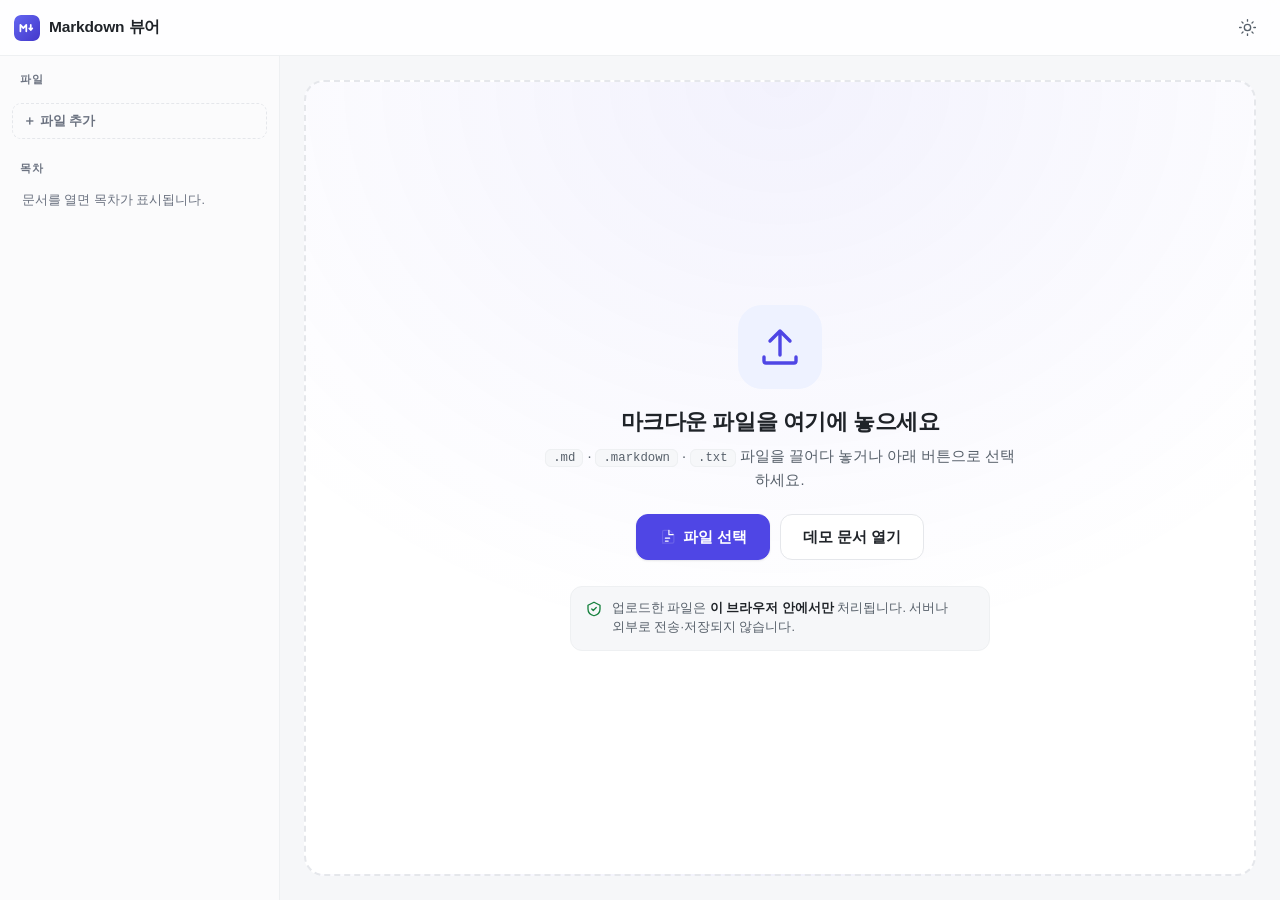
<file: index.html>
<!DOCTYPE html>
<html lang="ko">
<head>
  <meta charset="UTF-8" />
  <meta name="viewport" content="width=device-width, initial-scale=1.0, viewport-fit=cover" />

  <!-- 보안: 모든 자원을 동일 출처(vendor)에서 로드. 외부 스크립트/연결 차단(이미지·다운로드는 허용) -->
  <meta http-equiv="Content-Security-Policy" content="default-src 'self'; script-src 'self'; style-src 'self' 'unsafe-inline'; img-src 'self' data: blob: https:; font-src 'self' data:; connect-src 'self'; worker-src 'self' blob:; object-src 'none'; base-uri 'none'; form-action 'none'" />
  <meta name="referrer" content="no-referrer" />

  <meta name="color-scheme" content="light dark" />
  <meta name="theme-color" content="#ffffff" media="(prefers-color-scheme: light)" />
  <meta name="theme-color" content="#0d1117" media="(prefers-color-scheme: dark)" />
  <meta name="description" content="마크다운(.md) 파일을 깔끔하게 보고 PDF·HWPX로 내보내는 뷰어. 업로드한 파일은 브라우저에서만 처리되어 서버로 전송되지 않습니다." />

  <title>Markdown 뷰어 · MD → PDF · HWPX</title>

  <!-- 아이콘 / PWA -->
  <link rel="icon" href="./favicon.svg" type="image/svg+xml" />
  <link rel="apple-touch-icon" href="./apple-touch-icon.png" />
  <link rel="manifest" href="./manifest.webmanifest" />
  <meta name="apple-mobile-web-app-capable" content="yes" />
  <meta name="apple-mobile-web-app-status-bar-style" content="default" />
  <meta name="apple-mobile-web-app-title" content="MD 뷰어" />

  <!-- Open Graph / Twitter -->
  <meta property="og:type" content="website" />
  <meta property="og:title" content="Markdown 뷰어 · MD → PDF · HWPX" />
  <meta property="og:description" content="마크다운을 깔끔하게 보고 PDF·HWPX로 내보내기. 파일은 브라우저에서만 처리됩니다." />
  <meta property="og:image" content="./og-image.png" />
  <meta property="og:locale" content="ko_KR" />
  <meta name="twitter:card" content="summary_large_image" />

  <!-- 코드 하이라이트 테마 (로컬) -->
  <link id="hljs-light" rel="stylesheet" href="./vendor/hljs-styles/github.min.css" />
  <link id="hljs-dark" rel="stylesheet" href="./vendor/hljs-styles/github-dark.min.css" disabled />

  <link rel="stylesheet" href="./css/styles.css" />
</head>
<body data-theme="light">
  <!-- 상단 바 -->
  <header class="appbar">
    <div class="appbar__left">
      <button id="btn-menu" class="iconbtn only-mobile" aria-label="메뉴 열기" aria-expanded="false" aria-controls="sidebar" title="메뉴">
        <svg viewBox="0 0 24 24" aria-hidden="true"><path d="M3 6h18M3 12h18M3 18h18"/></svg>
      </button>
      <div class="brand">
        <img class="brand__mark" src="./favicon.svg" width="26" height="26" alt="" />
        <span class="brand__name">Markdown 뷰어</span>
      </div>
    </div>

    <div class="appbar__right">
      <!-- 내보내기 메뉴 (문서 열렸을 때만) -->
      <div class="menu-wrap" id="export-actions" hidden>
        <button id="btn-export" class="btn btn--primary" aria-haspopup="true" aria-expanded="false" aria-controls="export-menu" aria-label="내보내기 메뉴 열기" title="HWPX·인쇄·원본 내보내기">
          <svg viewBox="0 0 24 24" aria-hidden="true"><path d="M12 3v12m0 0l-4-4m4 4l4-4M5 21h14"/></svg>
          <span>내보내기</span>
          <svg class="chev" viewBox="0 0 24 24" aria-hidden="true"><path d="M6 9l6 6 6-6"/></svg>
        </button>
        <div class="menu" id="export-menu" hidden aria-label="내보내기">
          <button class="menu__item" id="mi-hwpx">
            <svg viewBox="0 0 24 24" aria-hidden="true"><path d="M6 3h9l5 5v13H6z" opacity=".12"/><path d="M14 3v5h5M8 12l1.6 5 1.4-3.2L12.4 17 14 12"/></svg>
            <span><b>HWPX (한글)</b><small>한컴오피스 한글 문서</small></span>
          </button>
          <button class="menu__item" id="mi-print">
            <svg viewBox="0 0 24 24" aria-hidden="true"><path d="M6 9V3h12v6M6 18H4v-6h16v6h-2M8 14h8v7H8z"/></svg>
            <span><b>인쇄 / PDF 저장</b><small>텍스트 선택·검색 가능</small></span>
          </button>
          <div class="menu__sep"></div>
          <button class="menu__item" id="mi-md">
            <svg viewBox="0 0 24 24" aria-hidden="true"><path d="M4 5h16v14H4z" opacity=".1"/><path d="M7 15V9l3 3 3-3v6M17 9v4M15 11l2 2 2-2"/></svg>
            <span><b>원본 .md 다운로드</b><small>업로드한 파일 그대로</small></span>
          </button>
        </div>
      </div>

      <button id="btn-fontsize" class="iconbtn" hidden aria-label="글자 크기 변경" title="글자 크기 (보통/크게/더 크게)">
        <svg viewBox="0 0 24 24" aria-hidden="true"><path d="M3 17l4-11 4 11M4 14h6"/><path d="M14 17l3-8 3 8M15 14.5h4"/></svg>
      </button>
      <button id="btn-newfile" class="iconbtn" hidden aria-label="새 파일 열기" title="새 파일 열기 (Ctrl+O)">
        <svg viewBox="0 0 24 24" aria-hidden="true"><path d="M5 20h14a2 2 0 002-2V8l-6-6H7a2 2 0 00-2 2v14a2 2 0 002 2z" opacity=".12"/><path d="M14 2v6h6M12 11v6M9 14h6"/></svg>
      </button>
      <button id="btn-theme" class="iconbtn" aria-label="라이트/다크 테마 전환" title="라이트/다크 전환">
        <svg class="ico-sun" viewBox="0 0 24 24" aria-hidden="true"><circle cx="12" cy="12" r="4"/><path d="M12 2v2M12 20v2M4.9 4.9l1.4 1.4M17.7 17.7l1.4 1.4M2 12h2M20 12h2M4.9 19.1l1.4-1.4M17.7 6.3l1.4-1.4"/></svg>
        <svg class="ico-moon" viewBox="0 0 24 24" aria-hidden="true"><path d="M21 12.8A9 9 0 1111.2 3 7 7 0 0021 12.8z"/></svg>
      </button>
    </div>
    <div class="progress" id="progress" aria-hidden="true"><div class="progress__bar" id="progress-bar"></div></div>
  </header>

  <div class="layout">
    <!-- 사이드바 -->
    <aside class="sidebar" id="sidebar" aria-label="문서 탐색">
      <div class="sidebar__section">
        <div class="sidebar__title" id="title-files">파일</div>
        <ul class="filelist" id="filelist" aria-labelledby="title-files"></ul>
        <button id="btn-add" class="addfile">＋ 파일 추가</button>
      </div>
      <div class="sidebar__section sidebar__toc">
        <div class="sidebar__title">목차</div>
        <nav class="toc" id="toc" aria-label="목차"></nav>
      </div>
    </aside>
    <div class="scrim" id="scrim" hidden></div>

    <!-- 본문 -->
    <main class="content" id="content">
      <!-- 빈 상태 / 업로드 영역 -->
      <section class="dropzone" id="dropzone" tabindex="0" role="button" aria-label="마크다운 파일 업로드 — 클릭하거나 파일을 끌어다 놓으세요">
        <div class="dropzone__inner">
          <div class="dropzone__icon" aria-hidden="true">
            <svg viewBox="0 0 24 24"><path d="M12 16V4m0 0L7 9m5-5l5 5"/><path d="M4 17v2a1 1 0 001 1h14a1 1 0 001-1v-2"/></svg>
          </div>
          <h1 class="dropzone__title">마크다운 파일을 여기에 놓으세요</h1>
          <p class="dropzone__desc">
            <code>.md</code> · <code>.markdown</code> · <code>.txt</code> 파일을 끌어다 놓거나 아래 버튼으로 선택하세요.
          </p>
          <div class="dropzone__btns">
            <button id="btn-pick" class="btn btn--primary btn--lg">
              <svg viewBox="0 0 24 24" aria-hidden="true"><path d="M5 20h14a2 2 0 002-2V8l-6-6H7a2 2 0 00-2 2v14a2 2 0 002 2z" opacity=".15"/><path d="M14 2v6h6M9 13h6M9 17h4"/></svg>
              파일 선택
            </button>
            <button id="btn-demo" class="btn btn--lg">데모 문서 열기</button>
          </div>
          <p class="dropzone__privacy">
            <svg viewBox="0 0 24 24" aria-hidden="true"><path d="M12 3l8 4v5c0 5-3.5 8-8 9-4.5-1-8-4-8-9V7z" opacity=".12"/><path d="M12 3l8 4v5c0 5-3.5 8-8 9-4.5-1-8-4-8-9V7zM9 12l2 2 4-4"/></svg>
            <span>업로드한 파일은 <strong>이 브라우저 안에서만</strong> 처리됩니다. 서버나 외부로 전송·저장되지 않습니다.</span>
          </p>
        </div>
      </section>

      <!-- 렌더링된 문서 -->
      <article class="doc markdown-body" id="doc" hidden></article>
    </main>
  </div>

  <!-- 드래그 힌트(뷰어 상태에서 파일 끌어올 때) -->
  <div class="drophint" id="drophint" hidden aria-hidden="true">
    <div class="drophint__box">
      <svg viewBox="0 0 24 24" aria-hidden="true"><path d="M12 16V4m0 0L7 9m5-5l5 5"/><path d="M4 17v2a1 1 0 001 1h14a1 1 0 001-1v-2"/></svg>
      <span>여기에 놓아 새 파일 열기</span>
    </div>
  </div>

  <!-- 숨김 파일 입력 -->
  <input type="file" id="file-input" accept=".md,.markdown,.mdown,.mkd,.txt,text/markdown,text/plain" multiple hidden />

  <!-- 토스트 -->
  <div class="toast-wrap" id="toast-wrap" aria-live="polite" aria-atomic="false"></div>

  <!-- 진행 오버레이 -->
  <div class="overlay" id="overlay" hidden>
    <div class="overlay__box" role="status" aria-live="polite">
      <div class="spinner" aria-hidden="true"></div>
      <p id="overlay-msg">처리 중…</p>
    </div>
  </div>

  <!-- 라이브러리 (로컬 vendor — 외부 요청 없음) -->
  <script src="./vendor/marked.min.js"></script>
  <script src="./vendor/purify.min.js"></script>
  <script src="./vendor/highlight.min.js"></script>
  <script src="./vendor/jszip.min.js"></script>

  <!-- 앱 스크립트 -->
  <script src="./js/hwpx.js"></script>
  <script src="./js/app.js"></script>
</body>
</html>
</file>
<file: css/styles.css>
/* =========================================================================
   Markdown 뷰어 — styles.css
   디자인: 읽기 중심의 차분한 중립 팔레트 + 인디고 액센트, 라이트/다크 지원
   ========================================================================= */

/* ---- 디자인 토큰 ---- */
:root {
  --font-sans: "Pretendard", -apple-system, BlinkMacSystemFont, "Apple SD Gothic Neo",
    "Malgun Gothic", "맑은 고딕", "Segoe UI", Roboto, "Noto Sans KR", sans-serif;
  --font-serif: "Noto Serif KR", "Nanum Myeongjo", Georgia, "Apple SD Gothic Neo", serif;
  --font-mono: "JetBrains Mono", "SFMono-Regular", "D2Coding", Consolas, "Courier New", monospace;

  --bg: #ffffff;
  --bg-soft: #f6f7f9;
  --bg-elev: #ffffff;
  --surface: #ffffff;
  --sidebar-bg: #fbfbfc;
  --text: #1f2328;
  --text-soft: #57606a;
  --text-faint: #6b7280;
  --btn-primary: #4f46e5;
  --btn-primary-hover: #4338ca;
  --border: #e5e7eb;
  --border-soft: #eef0f2;
  --accent: #4f46e5;
  --accent-weak: #eef2ff;
  --accent-text: #4338ca;
  --code-bg: #f1f3f5;
  --code-text: #9d174d;
  --quote-bar: #d0d7de;
  --shadow-sm: 0 1px 2px rgba(16, 24, 40, .06), 0 1px 3px rgba(16, 24, 40, .04);
  --shadow-md: 0 4px 14px rgba(16, 24, 40, .10);
  --shadow-lg: 0 18px 50px rgba(16, 24, 40, .18);
  --radius: 12px;
  --radius-sm: 8px;
  --appbar-h: 56px;
  --sidebar-w: 280px;
  --reading-w: 820px;
  --ease: cubic-bezier(.22, .61, .36, 1);
  /* color-mix 미사용(html2canvas 호환·구형 브라우저 호환). rgba 직접 지정 */
  --appbar-bg: rgba(255, 255, 255, .86);
  --accent-hover: #4338ca;
  --accent-glow: rgba(79, 70, 229, .07);
  --accent-underline: rgba(79, 70, 229, .35);
  --quote-bg: #f7f8f9;
  --row-alt: #f8f9fa;
  --overlay-bg: rgba(255, 255, 255, .66);
}

body[data-theme="dark"] {
  --bg: #0d1117;
  --bg-soft: #161b22;
  --bg-elev: #161b22;
  --surface: #0d1117;
  --sidebar-bg: #0f141b;
  --text: #e6edf3;
  --text-soft: #9aa7b2;
  --text-faint: #8b97a3;
  --btn-primary: #5b53e6;
  --btn-primary-hover: #6b63f0;
  --border: #2a313c;
  --border-soft: #21262d;
  --accent: #7c83ff;
  --accent-weak: #1c2030;
  --accent-text: #aab0ff;
  --code-bg: #1b222b;
  --code-text: #ff9ec4;
  --quote-bar: #30363d;
  --shadow-sm: 0 1px 2px rgba(0, 0, 0, .4);
  --shadow-md: 0 6px 18px rgba(0, 0, 0, .5);
  --shadow-lg: 0 18px 50px rgba(0, 0, 0, .6);
  --appbar-bg: rgba(13, 17, 23, .86);
  --accent-hover: #6b73ff;
  --accent-glow: rgba(124, 131, 255, .10);
  --accent-underline: rgba(124, 131, 255, .42);
  --quote-bg: rgba(22, 27, 34, .55);
  --row-alt: rgba(22, 27, 34, .4);
  --overlay-bg: rgba(13, 17, 23, .72);
}

* { box-sizing: border-box; }
/* hidden 속성은 항상 우선 (display:flex 등이 지정된 요소에서도 확실히 숨김) */
[hidden] { display: none !important; }
html, body { height: 100%; }
body {
  margin: 0;
  font-family: var(--font-sans);
  background: var(--bg-soft);
  color: var(--text);
  -webkit-font-smoothing: antialiased;
  text-rendering: optimizeLegibility;
  overscroll-behavior-y: none;
}
svg { width: 1em; height: 1em; fill: none; stroke: currentColor; stroke-width: 1.7; stroke-linecap: round; stroke-linejoin: round; }
button { font-family: inherit; }

/* ---- 상단 바 ---- */
.appbar {
  position: sticky; top: 0; z-index: 40;
  height: var(--appbar-h);
  display: flex; align-items: center; gap: 12px;
  padding: 0 14px;
  padding-top: env(safe-area-inset-top);
  background: var(--appbar-bg);
  backdrop-filter: saturate(180%) blur(12px);
  -webkit-backdrop-filter: saturate(180%) blur(12px);
  border-bottom: 1px solid var(--border-soft);
}
.appbar__left { display: flex; align-items: center; gap: 8px; min-width: 0; }
.appbar__actions { display: flex; align-items: center; gap: 6px; margin-left: 4px; }
.appbar__right { display: flex; align-items: center; gap: 6px; margin-left: auto; }

.brand { display: flex; align-items: center; gap: 9px; font-weight: 700; letter-spacing: -.01em; }
.brand__mark { display: inline-flex; color: var(--accent); font-size: 22px; }
.brand__name { font-size: 15.5px; white-space: nowrap; }

.divider { width: 1px; height: 22px; background: var(--border); margin: 0 2px; }

/* ---- 버튼 ---- */
.btn {
  display: inline-flex; align-items: center; gap: 7px;
  height: 38px; padding: 0 14px;
  border: 1px solid var(--border);
  background: var(--bg-elev); color: var(--text);
  border-radius: 10px; font-size: 14px; font-weight: 600;
  cursor: pointer; white-space: nowrap;
  transition: background .15s var(--ease), border-color .15s, transform .08s, box-shadow .15s;
}
.btn svg { font-size: 17px; }
.btn:hover { background: var(--bg-soft); border-color: var(--text-faint); }
.btn:active { transform: translateY(1px); }
.btn--ghost { background: transparent; border-color: transparent; }
.btn--ghost:hover { background: var(--accent-weak); border-color: transparent; color: var(--accent-text); }
.btn--primary { background: var(--btn-primary); border-color: var(--btn-primary); color: #fff; box-shadow: var(--shadow-sm); }
.btn--primary:hover { background: var(--btn-primary-hover); border-color: transparent; color: #fff; }
.btn--lg { height: 46px; padding: 0 22px; font-size: 15px; border-radius: 12px; }

.iconbtn {
  display: inline-flex; align-items: center; justify-content: center;
  width: 38px; height: 38px; font-size: 19px;
  border: 1px solid transparent; background: transparent; color: var(--text-soft);
  border-radius: 10px; cursor: pointer;
  transition: background .15s, color .15s;
}
.iconbtn:hover { background: var(--accent-weak); color: var(--accent-text); }

#btn-theme .ico-sun { display: inline-flex; }
#btn-theme .ico-moon { display: none; }
body[data-theme="dark"] #btn-theme .ico-sun { display: none; }
body[data-theme="dark"] #btn-theme .ico-moon { display: inline-flex; }

/* 포커스 가시성 (키보드 사용자) */
:focus-visible { outline: 2px solid var(--accent); outline-offset: 2px; border-radius: 4px; }
.btn:focus-visible, .iconbtn:focus-visible, .menu__item:focus-visible,
.toc a:focus-visible, .filelist__open:focus-visible, .filelist__close:focus-visible,
.addfile:focus-visible { outline: 2px solid var(--accent); outline-offset: 2px; }
.dropzone:focus-visible { outline: 2px solid var(--accent); outline-offset: -3px; }
.markdown-body a:focus-visible { outline: 2px solid var(--accent); outline-offset: 3px; }

.only-mobile { display: none; }

/* ---- 레이아웃 ---- */
.layout { display: flex; min-height: calc(100vh - var(--appbar-h)); }

.sidebar {
  width: var(--sidebar-w); flex: 0 0 var(--sidebar-w);
  background: var(--sidebar-bg);
  border-right: 1px solid var(--border-soft);
  padding: 16px 12px 24px;
  position: sticky; top: var(--appbar-h);
  height: calc(100vh - var(--appbar-h));
  overflow-y: auto;
  display: flex; flex-direction: column; gap: 22px;
}
.sidebar__title {
  font-size: 11px; font-weight: 700; letter-spacing: .08em; text-transform: uppercase;
  color: var(--text-faint); padding: 0 8px 8px;
}
.sidebar__toc { flex: 1; min-height: 0; }

.filelist { list-style: none; margin: 0 0 8px; padding: 0; display: flex; flex-direction: column; gap: 2px; }
.filelist__item {
  display: flex; align-items: center; gap: 2px;
  border-radius: 9px; position: relative;
  color: var(--text-soft); font-size: 13.5px; font-weight: 500;
}
.filelist__open {
  flex: 1; min-width: 0; display: flex; align-items: center; gap: 8px;
  padding: 8px 10px; border-radius: 9px; cursor: pointer;
  color: inherit; transition: background .12s, color .12s; border-left: 2px solid transparent;
}
.filelist__open svg { flex: 0 0 auto; font-size: 16px; }
.filelist__item:hover .filelist__open { background: var(--accent-weak); color: var(--text); }
.filelist__item.is-active .filelist__open { background: var(--accent-weak); color: var(--accent-text); font-weight: 700; border-left-color: var(--accent); }
.filelist__name { flex: 1; min-width: 0; overflow: hidden; text-overflow: ellipsis; white-space: nowrap; }
.filelist__close {
  flex: 0 0 auto; opacity: 0; width: 30px; height: 30px; font-size: 16px;
  display: inline-flex; align-items: center; justify-content: center;
  color: var(--text-faint); background: transparent; border: 0; border-radius: 8px; cursor: pointer;
}
.filelist__item:hover .filelist__close, .filelist__close:focus-visible { opacity: 1; }
.filelist__close:hover { color: #e5484d; background: var(--accent-weak); }

.addfile {
  width: 100%; text-align: left; padding: 8px 10px; border-radius: 9px;
  border: 1px dashed var(--border); background: transparent; color: var(--text-faint);
  font-size: 13px; font-weight: 600; cursor: pointer; transition: all .12s;
}
.addfile:hover { border-color: var(--accent); color: var(--accent-text); background: var(--accent-weak); }

/* 목차 */
.toc { display: flex; flex-direction: column; gap: 1px; }
.toc a {
  display: block; padding: 5px 10px; border-radius: 7px;
  color: var(--text-soft); font-size: 13px; line-height: 1.4;
  text-decoration: none; border-left: 2px solid transparent;
  overflow: hidden; text-overflow: ellipsis; white-space: nowrap;
  transition: background .12s, color .12s, border-color .12s;
}
.toc a:hover { background: var(--accent-weak); color: var(--text); }
.toc a.is-active { color: var(--accent-text); border-left-color: var(--accent); background: var(--accent-weak); font-weight: 600; }
.toc a[data-level="1"] { font-weight: 600; }
.toc a[data-level="2"] { padding-left: 20px; }
.toc a[data-level="3"] { padding-left: 32px; font-size: 12.5px; }
.toc a[data-level="4"], .toc a[data-level="5"], .toc a[data-level="6"] { padding-left: 44px; font-size: 12.5px; color: var(--text-faint); }
.toc:empty::after { content: "문서를 열면 목차가 표시됩니다."; display: block; padding: 8px 10px; font-size: 12.5px; color: var(--text-faint); }

/* 스크림(모바일 사이드바 배경) */
.scrim { position: fixed; inset: 0; background: rgba(0,0,0,.4); z-index: 29; border: 0; }

/* ---- 본문 ---- */
.content { flex: 1; min-width: 0; display: flex; flex-direction: column; }

/* 드롭존 */
.dropzone {
  flex: 1; display: flex; align-items: center; justify-content: center;
  margin: 24px; padding: 40px 24px;
  border: 2px dashed var(--border); border-radius: 20px;
  background:
    radial-gradient(120% 120% at 50% 0%, var(--accent-glow), transparent 60%),
    var(--bg);
  text-align: center; outline: none;
  transition: border-color .2s, background .2s, transform .2s var(--ease);
}
.dropzone.is-drag { border-color: var(--accent); background: var(--accent-weak); transform: scale(1.005); }
.dropzone__inner { max-width: 480px; }
.dropzone__icon { font-size: 48px; color: var(--accent); margin-bottom: 18px; display: inline-flex;
  width: 84px; height: 84px; align-items: center; justify-content: center; border-radius: 24px;
  background: var(--accent-weak); }
.dropzone__title { margin: 0 0 8px; font-size: 22px; font-weight: 800; letter-spacing: -.02em; }
.dropzone__desc { margin: 0 0 22px; color: var(--text-soft); font-size: 14.5px; line-height: 1.6; }
.dropzone__desc code { background: var(--bg-soft); border: 1px solid var(--border-soft); padding: 1px 7px; border-radius: 6px; font-family: var(--font-mono); font-size: .85em; }
.dropzone__privacy {
  margin: 26px auto 0; max-width: 420px;
  display: flex; align-items: flex-start; gap: 9px;
  padding: 12px 14px; border-radius: 12px;
  background: var(--bg-soft); border: 1px solid var(--border-soft);
  color: var(--text-soft); font-size: 12.5px; line-height: 1.55; text-align: left;
}
.dropzone__privacy svg { font-size: 18px; color: #15803d; flex: 0 0 auto; margin-top: 1px; }
.dropzone__privacy span { min-width: 0; word-break: keep-all; overflow-wrap: anywhere; }
.dropzone__privacy strong { color: var(--text); white-space: nowrap; }

/* 문서 컨테이너 */
.doc {
  width: 100%; max-width: var(--reading-w);
  margin: 0 auto; padding: 40px 32px 120px;
  font-size: var(--doc-font-size, 16px); line-height: 1.75;
}

/* ---- Markdown 타이포그래피 ---- */
.markdown-body { color: var(--text); word-break: keep-all; overflow-wrap: anywhere; }
.markdown-body > *:first-child { margin-top: 0 !important; }
.markdown-body h1, .markdown-body h2, .markdown-body h3,
.markdown-body h4, .markdown-body h5, .markdown-body h6 {
  margin: 1.8em 0 .7em; line-height: 1.3; font-weight: 750; letter-spacing: -.018em; scroll-margin-top: calc(var(--appbar-h) + 14px);
}
.markdown-body h1 { font-size: 1.9em; padding-bottom: .35em; border-bottom: 1px solid var(--border); }
.markdown-body h2 { font-size: 1.5em; padding-bottom: .3em; border-bottom: 1px solid var(--border-soft); }
.markdown-body h3 { font-size: 1.25em; }
.markdown-body h4 { font-size: 1.07em; }
.markdown-body h5 { font-size: .96em; color: var(--text-soft); }
.markdown-body h6 { font-size: .9em; color: var(--text-faint); }
.markdown-body p { margin: 0 0 1.05em; }
.markdown-body a { color: var(--accent-text); text-decoration: none; border-bottom: 1px solid var(--accent-underline); }
.markdown-body a:hover { border-bottom-color: var(--accent); }
.markdown-body strong { font-weight: 720; }
.markdown-body ul, .markdown-body ol { margin: 0 0 1.05em; padding-left: 1.5em; }
.markdown-body li { margin: .3em 0; }
.markdown-body li::marker { color: var(--text-faint); }
.markdown-body ul.contains-task-list { list-style: none; padding-left: .3em; }
.markdown-body .task-list-item { display: flex; align-items: baseline; gap: .5em; }
.markdown-body .task-list-item input { margin: 0; transform: translateY(1px); accent-color: var(--accent); }
.markdown-body blockquote {
  margin: 0 0 1.05em; padding: .4em 1.1em; color: var(--text-soft);
  border-left: 3px solid var(--quote-bar); background: var(--quote-bg);
  border-radius: 0 8px 8px 0;
}
.markdown-body blockquote > *:last-child { margin-bottom: 0; }
.markdown-body hr { border: 0; height: 1px; background: var(--border); margin: 2em 0; }

/* 인라인/블록 코드 */
.markdown-body code {
  font-family: var(--font-mono); font-size: .87em;
  background: var(--code-bg); color: var(--code-text);
  padding: .15em .4em; border-radius: 6px; border: 1px solid var(--border-soft);
}
.markdown-body pre {
  margin: 0 0 1.2em; padding: 16px 18px; overflow: auto;
  background: var(--code-bg); border: 1px solid var(--border-soft); border-radius: 12px;
  -webkit-overflow-scrolling: touch;
}
.markdown-body pre code { background: none; border: 0; padding: 0; color: inherit; font-size: .86em; line-height: 1.6; }

/* 표 */
.markdown-body .table-wrap { overflow-x: auto; margin: 0 0 1.2em; border-radius: 10px; -webkit-overflow-scrolling: touch; }
.markdown-body table { border-collapse: collapse; width: 100%; font-size: .95em; }
.markdown-body th, .markdown-body td { border: 1px solid var(--border); padding: 8px 13px; text-align: left; }
.markdown-body th { background: var(--bg-soft); font-weight: 700; }
.markdown-body tr:nth-child(2n) td { background: var(--row-alt); }

/* 이미지 */
.markdown-body img { max-width: 100%; height: auto; border-radius: 10px; display: block; margin: .4em 0; }

/* ---- 토스트 ---- */
.toast-wrap { position: fixed; left: 50%; bottom: calc(20px + env(safe-area-inset-bottom)); transform: translateX(-50%); z-index: 60; display: flex; flex-direction: column; gap: 8px; align-items: center; pointer-events: none; }
.toast {
  display: flex; align-items: center; gap: 9px;
  padding: 11px 16px; border-radius: 12px;
  background: #1f2328; color: #fff; font-size: 13.5px; font-weight: 500;
  box-shadow: var(--shadow-lg); max-width: min(92vw, 420px);
  animation: toast-in .25s var(--ease);
}
.toast.is-error { background: #b42318; }
.toast.is-ok { background: #15803d; }
.toast svg { font-size: 17px; flex: 0 0 auto; }
@keyframes toast-in { from { opacity: 0; transform: translateY(10px); } to { opacity: 1; transform: none; } }

/* ---- 오버레이 ---- */
.overlay { position: fixed; inset: 0; z-index: 70; display: flex; align-items: center; justify-content: center; background: var(--overlay-bg); backdrop-filter: blur(3px); }
.overlay__box { display: flex; flex-direction: column; align-items: center; gap: 16px; padding: 28px 36px; border-radius: 16px; background: var(--bg-elev); box-shadow: var(--shadow-lg); border: 1px solid var(--border-soft); }
.overlay__box p { margin: 0; font-size: 14px; font-weight: 600; color: var(--text-soft); }
.spinner { width: 34px; height: 34px; border-radius: 50%; border: 3px solid var(--border); border-top-color: var(--accent); animation: spin .8s linear infinite; }
@keyframes spin { to { transform: rotate(360deg); } }

/* 인쇄 전용 헤더 */
.print-only { display: none; }

/* ---- 반응형 (태블릿) ---- */
@media (max-width: 980px) {
  :root { --sidebar-w: 250px; }
  .doc { padding: 32px 24px 100px; }
}

/* ---- 반응형 (모바일) ---- */
@media (max-width: 760px) {
  .only-mobile { display: inline-flex; }
  .brand__name { display: none; }
  .appbar__actions .btn span { display: none; }
  .appbar__actions .btn { width: 38px; padding: 0; justify-content: center; }
  #btn-newfile span { display: none; }
  #btn-newfile { width: 38px; padding: 0; justify-content: center; }
  .divider { display: none; }

  .sidebar {
    position: fixed; top: 0; left: 0; z-index: 30;
    height: 100dvh; width: min(82vw, 320px);
    padding-top: calc(16px + env(safe-area-inset-top));
    transform: translateX(-100%); transition: transform .28s var(--ease);
    box-shadow: var(--shadow-lg);
  }
  body.sidebar-open .sidebar { transform: none; }
  body:not(.sidebar-open) .scrim { display: none; }

  .doc { font-size: 15.5px; padding: 22px 18px 90px; }
  .markdown-body h1 { font-size: 1.65em; }
  .markdown-body h2 { font-size: 1.35em; }
  .dropzone { margin: 14px; padding: 32px 18px; border-radius: 16px; }
  .dropzone__title { font-size: 19px; }
}

@media (max-width: 400px) {
  .appbar { gap: 6px; padding: 0 8px; }
}

/* ---- 접근성: 모션 줄이기 ---- */
@media (prefers-reduced-motion: reduce) {
  * { animation-duration: .001ms !important; transition-duration: .001ms !important; }
}

/* =========================================================================
   인쇄 / PDF
   ========================================================================= */
@media print {
  .appbar, .sidebar, .scrim, .dropzone, .toast-wrap, .overlay, #export-actions { display: none !important; }
  body { background: #fff; }
  .layout { display: block; }
  .content { display: block; }
  .doc { max-width: none; margin: 0; padding: 0; font-size: 11pt; color: #000; }
  .print-only { display: block; margin-bottom: 18px; padding-bottom: 10px; border-bottom: 1.5px solid #222; }
  .print-only .print-title { font-size: 16pt; font-weight: 800; }
  .print-only .print-meta { font-size: 9pt; color: #555; margin-top: 4px; }
  .markdown-body a { color: #000; border: 0; }
  .markdown-body pre, .markdown-body code { background: #f4f4f4 !important; border-color: #ddd !important; color: #111 !important; }
  .markdown-body h1, .markdown-body h2, .markdown-body h3, .markdown-body h4 { page-break-after: avoid; }
  .markdown-body pre, .markdown-body blockquote, .markdown-body table, .markdown-body img, .markdown-body li { page-break-inside: avoid; }
  .markdown-body table { font-size: 9.5pt; }
  @page { margin: 18mm 16mm; }
}

/* =========================================================================
   라운드1 반영: 진행바 · 내보내기 메뉴 · 드롭힌트 · 접근성/모바일 보강
   ========================================================================= */

/* 브랜드 아이콘(img) */
.brand__mark { display: inline-block; border-radius: 7px; }

/* 읽기 진행바 (앱바 하단) */
.progress { position: absolute; left: 0; right: 0; bottom: -1px; height: 3px; background: transparent; pointer-events: none; }
.progress__bar { height: 100%; width: 0%; background: linear-gradient(90deg, var(--accent), var(--accent-hover)); transition: width .1s linear; border-radius: 0 2px 2px 0; }

/* 내보내기 드롭다운 메뉴 */
.menu-wrap { position: relative; }
.btn .chev { font-size: 15px; margin-left: -2px; transition: transform .18s var(--ease); }
.btn[aria-expanded="true"] .chev { transform: rotate(180deg); }
.menu {
  position: absolute; top: calc(100% + 8px); right: 0; z-index: 50;
  min-width: 248px; padding: 6px; border-radius: 14px;
  background: var(--bg-elev); border: 1px solid var(--border); box-shadow: var(--shadow-lg);
  display: flex; flex-direction: column; gap: 2px;
  animation: menu-in .16s var(--ease);
}
@keyframes menu-in { from { opacity: 0; transform: translateY(-6px); } to { opacity: 1; transform: none; } }
.menu__item {
  display: flex; align-items: center; gap: 12px; text-align: left;
  padding: 10px 12px; border-radius: 10px; border: 0; background: transparent; cursor: pointer;
  color: var(--text); font-family: inherit; width: 100%;
}
.menu__item svg { flex: 0 0 auto; font-size: 20px; color: var(--accent); }
.menu__item span { display: flex; flex-direction: column; line-height: 1.3; min-width: 0; }
.menu__item b { font-size: 13.5px; font-weight: 650; }
.menu__item small { font-size: 11.5px; color: var(--text-faint); }
.menu__item:hover, .menu__item:focus-visible { background: var(--accent-weak); outline: none; }
.menu__item:hover b, .menu__item:focus-visible b { color: var(--accent-text); }
.menu__sep { height: 1px; background: var(--border-soft); margin: 4px 6px; }

/* 드롭존 버튼 묶음 */
.dropzone__btns { display: flex; gap: 10px; justify-content: center; flex-wrap: wrap; }

/* 뷰어 상태에서 파일 드래그 시 힌트 */
.drophint { position: fixed; inset: 0; z-index: 65; display: flex; align-items: center; justify-content: center;
  background: var(--overlay-bg); backdrop-filter: blur(2px); pointer-events: none; }
.drophint__box { display: flex; flex-direction: column; align-items: center; gap: 14px;
  padding: 40px 56px; border: 2px dashed var(--accent); border-radius: 20px;
  background: var(--bg-elev); box-shadow: var(--shadow-lg); color: var(--accent-text); font-weight: 700; font-size: 16px; }
.drophint__box svg { font-size: 40px; }

/* ---- 모바일: 터치 타겟 ≥ 44px ---- */
@media (max-width: 760px) {
  .iconbtn { width: 44px; height: 44px; }
  .btn { height: 44px; }
  .menu__item { padding: 13px 12px; }
  .toc a { padding: 11px 10px; }
  .toc a[data-level="2"] { padding-left: 22px; }
  .toc a[data-level="3"] { padding-left: 34px; }
  .filelist__open { padding: 12px 10px; }
  .filelist__close { width: 40px; height: 40px; opacity: 1; }
  .menu { min-width: min(78vw, 300px); }
  .dropzone__btns { flex-direction: column; }
  .dropzone__btns .btn { width: 100%; justify-content: center; }
}

/* ---- 폴백: dvh / backdrop-filter 미지원 ---- */
@supports not (height: 100dvh) {
  @media (max-width: 760px) { .sidebar { height: 100vh; } }
}
@supports not ((backdrop-filter: blur(1px)) or (-webkit-backdrop-filter: blur(1px))) {
  .appbar { background: var(--bg); }
  body[data-theme="light"] .appbar { background: #fff; }
}

/* =========================================================================
   라운드2 반영: 대비·포커스 계약·레이아웃·메뉴 보강
   ========================================================================= */

/* 파일목록 자체 스크롤(목차와 영역 분리) */
.filelist { max-height: 38vh; overflow-y: auto; }
.sidebar__toc { overflow-y: auto; }

/* 파일 닫기 버튼: 상시 옅게 → hover/focus 시 선명 (발견성) */
.filelist__close { opacity: .4; }

/* 내보내기 메뉴: '권장' 배지 + 뷰포트 안에 들어오도록 */
.menu__item { position: relative; }
.menu__badge {
  margin-left: auto; flex: 0 0 auto; font-style: normal;
  font-size: 10.5px; font-weight: 800; letter-spacing: .02em;
  color: #fff; background: var(--btn-primary); padding: 2px 7px; border-radius: 999px;
}
.menu { max-width: min(92vw, 320px); }

/* 읽기 진행바: 스크롤 불가/짧은 문서에서는 숨김 */
.progress { transition: opacity .2s; }
.progress.is-hidden { opacity: 0; }

/* 토스트 적층 가독성 */
.toast-wrap { gap: 10px; }
.toast { border: 1px solid rgba(255, 255, 255, .12); }

/* 모바일: 글자크기/새파일 등 우측 아이콘 정리 */
@media (max-width: 760px) {
  .menu { position: fixed; top: calc(var(--appbar-h) + 6px + env(safe-area-inset-top)); right: 10px; left: auto; }
  .filelist { max-height: 32vh; }
}
@media (max-width: 420px) {
  #btn-fontsize { display: none !important; } /* 매우 좁은 화면에선 글자크기 버튼 숨김 */
}
</file>
<file: vendor/hljs-styles/github.min.css>
pre code.hljs{display:block;overflow-x:auto;padding:1em}code.hljs{padding:3px 5px}/*!
  Theme: GitHub
  Description: Light theme as seen on github.com
  Author: github.com
  Maintainer: @Hirse
  Updated: 2021-05-15

  Outdated base version: https://github.com/primer/github-syntax-light
  Current colors taken from GitHub's CSS
*/.hljs{color:#24292e;background:#fff}.hljs-doctag,.hljs-keyword,.hljs-meta .hljs-keyword,.hljs-template-tag,.hljs-template-variable,.hljs-type,.hljs-variable.language_{color:#d73a49}.hljs-title,.hljs-title.class_,.hljs-title.class_.inherited__,.hljs-title.function_{color:#6f42c1}.hljs-attr,.hljs-attribute,.hljs-literal,.hljs-meta,.hljs-number,.hljs-operator,.hljs-selector-attr,.hljs-selector-class,.hljs-selector-id,.hljs-variable{color:#005cc5}.hljs-meta .hljs-string,.hljs-regexp,.hljs-string{color:#032f62}.hljs-built_in,.hljs-symbol{color:#e36209}.hljs-code,.hljs-comment,.hljs-formula{color:#6a737d}.hljs-name,.hljs-quote,.hljs-selector-pseudo,.hljs-selector-tag{color:#22863a}.hljs-subst{color:#24292e}.hljs-section{color:#005cc5;font-weight:700}.hljs-bullet{color:#735c0f}.hljs-emphasis{color:#24292e;font-style:italic}.hljs-strong{color:#24292e;font-weight:700}.hljs-addition{color:#22863a;background-color:#f0fff4}.hljs-deletion{color:#b31d28;background-color:#ffeef0}
</file>
<file: vendor/hljs-styles/github-dark.min.css>
pre code.hljs{display:block;overflow-x:auto;padding:1em}code.hljs{padding:3px 5px}/*!
  Theme: GitHub Dark
  Description: Dark theme as seen on github.com
  Author: github.com
  Maintainer: @Hirse
  Updated: 2021-05-15

  Outdated base version: https://github.com/primer/github-syntax-dark
  Current colors taken from GitHub's CSS
*/.hljs{color:#c9d1d9;background:#0d1117}.hljs-doctag,.hljs-keyword,.hljs-meta .hljs-keyword,.hljs-template-tag,.hljs-template-variable,.hljs-type,.hljs-variable.language_{color:#ff7b72}.hljs-title,.hljs-title.class_,.hljs-title.class_.inherited__,.hljs-title.function_{color:#d2a8ff}.hljs-attr,.hljs-attribute,.hljs-literal,.hljs-meta,.hljs-number,.hljs-operator,.hljs-selector-attr,.hljs-selector-class,.hljs-selector-id,.hljs-variable{color:#79c0ff}.hljs-meta .hljs-string,.hljs-regexp,.hljs-string{color:#a5d6ff}.hljs-built_in,.hljs-symbol{color:#ffa657}.hljs-code,.hljs-comment,.hljs-formula{color:#8b949e}.hljs-name,.hljs-quote,.hljs-selector-pseudo,.hljs-selector-tag{color:#7ee787}.hljs-subst{color:#c9d1d9}.hljs-section{color:#1f6feb;font-weight:700}.hljs-bullet{color:#f2cc60}.hljs-emphasis{color:#c9d1d9;font-style:italic}.hljs-strong{color:#c9d1d9;font-weight:700}.hljs-addition{color:#aff5b4;background-color:#033a16}.hljs-deletion{color:#ffdcd7;background-color:#67060c}
</file>
